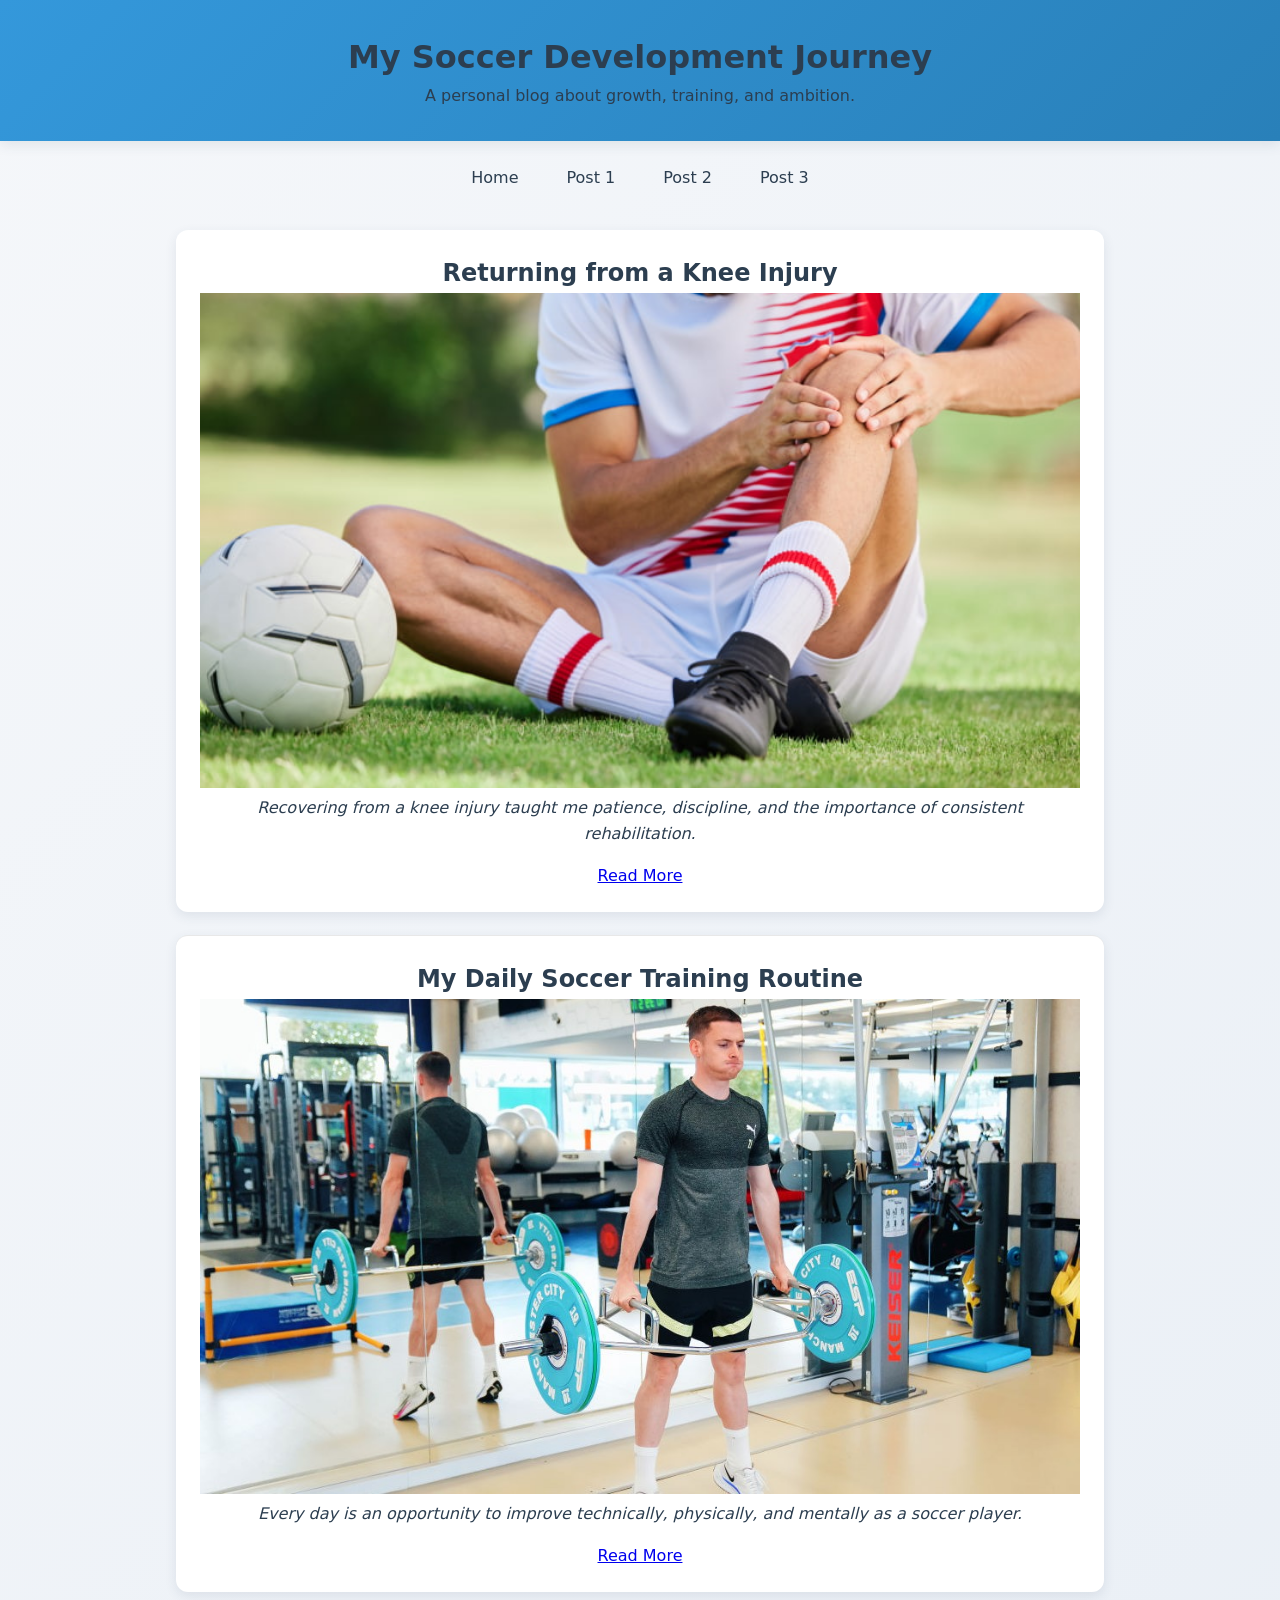
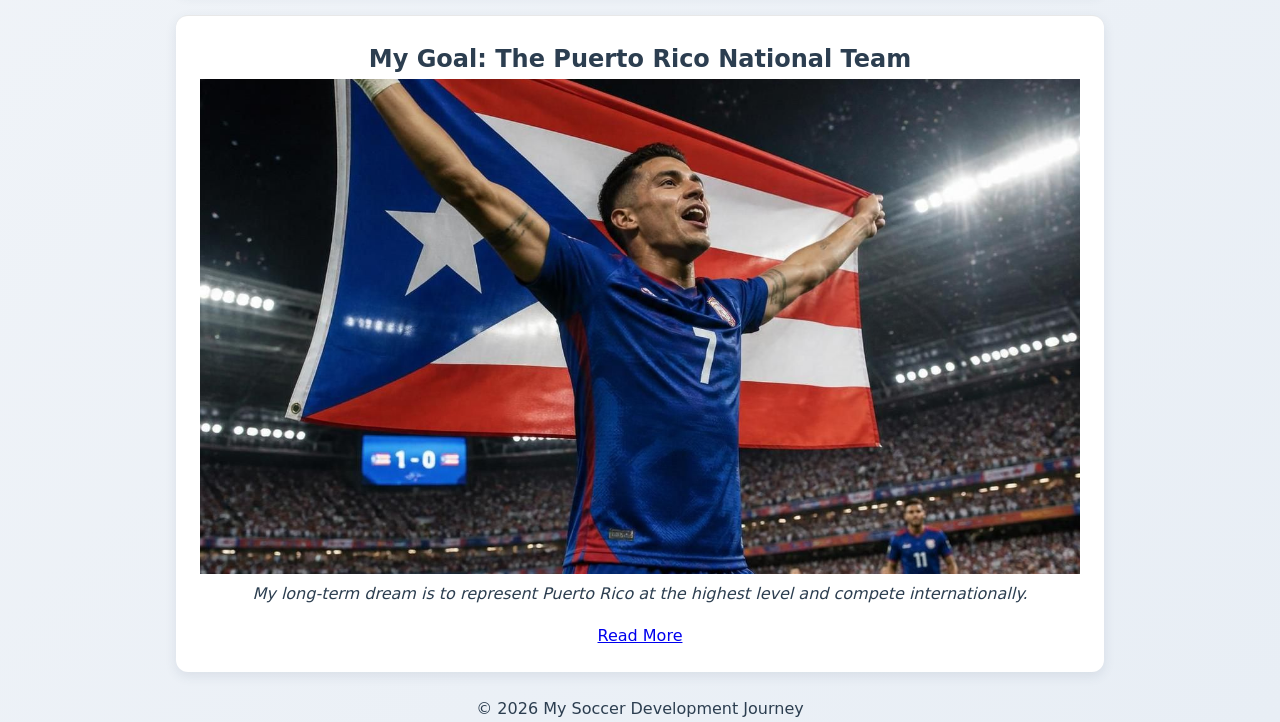
<file: index.html>
<!doctype html>
<html lang="en">
  <head>
    <meta charset="UTF-8" />
    <meta name="viewport" content="width=device-width, initial-scale=1.0" />
    <title>My Soccer Development Journey</title>
    <link rel="stylesheet" href="style.css" />
  </head>

  <body>
    <header>
      <h1>My Soccer Development Journey</h1>
      <p>A personal blog about growth, training, and ambition.</p>
    </header>

    <nav>
      <a href="index.html">Home</a>
      <a href="post1.html">Post 1</a>
      <a href="post2.html">Post 2</a>
      <a href="post3.html">Post 3</a>
    </nav>

    <div class="container">
      <div class="card">
        <h2>Returning from a Knee Injury</h2>
        <img src="injury.jpg" alt="Knee Injury Recovery" />
        <p>
          Recovering from a knee injury taught me patience, discipline, and the
          importance of consistent rehabilitation.
        </p>
        <a class="read-more" href="post1.html">Read More</a>
      </div>

      <div class="card">
        <h2>My Daily Soccer Training Routine</h2>
        <img src="training.jpg" alt="Soccer Training" />
        <p>
          Every day is an opportunity to improve technically, physically, and
          mentally as a soccer player.
        </p>
        <a class="read-more" href="post2.html">Read More</a>
      </div>

      <div class="card">
        <h2>My Goal: The Puerto Rico National Team</h2>
        <img src="goal.jpg" alt="Soccer Goal" />
        <p>
          My long-term dream is to represent Puerto Rico at the highest level
          and compete internationally.
        </p>
        <a class="read-more" href="post3.html">Read More</a>
      </div>
    </div>

    <footer>
      <p>© 2026 My Soccer Development Journey</p>
    </footer>
  </body>
</html>
</file>
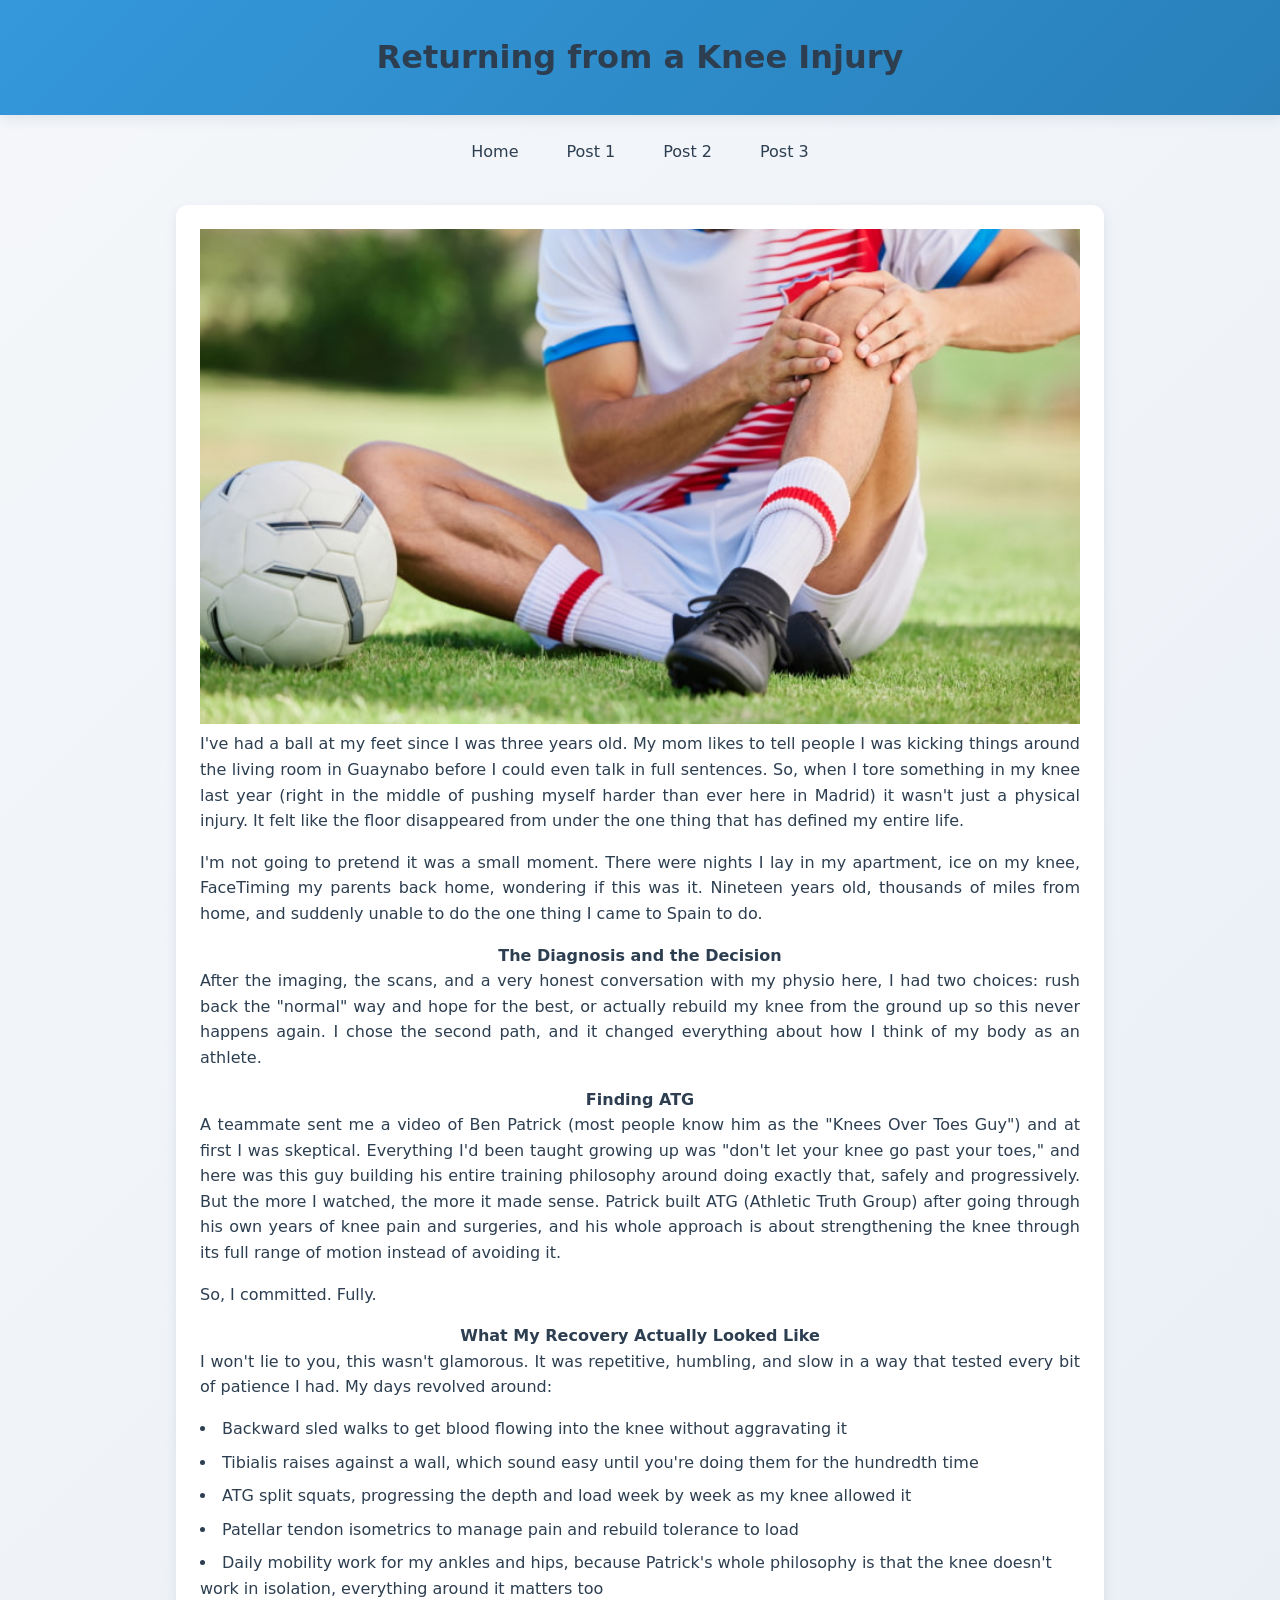
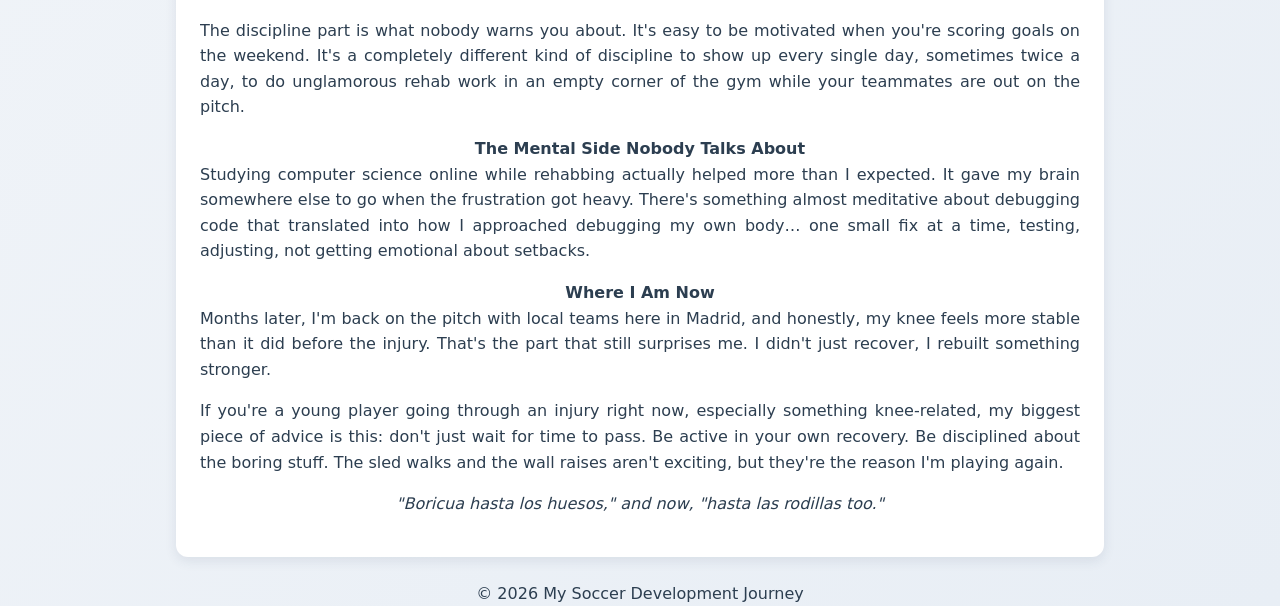
<file: post1.html>
<!doctype html>
<html lang="en">
  <head>
    <meta charset="UTF-8" />
    <meta name="viewport" content="width=device-width, initial-scale=1.0" />
    <title>Returning from a Knee Injury</title>
    <link rel="stylesheet" href="style.css" />
  </head>

  <body>
    <header>
      <h1>Returning from a Knee Injury</h1>
    </header>

    <nav>
      <a href="index.html">Home</a>
      <a href="post1.html">Post 1</a>
      <a href="post2.html">Post 2</a>
      <a href="post3.html">Post 3</a>
    </nav>

    <div class="container">
      <div class="card">
        <img src="injury.jpg" alt="Recovery" />

        <p>
          I've had a ball at my feet since I was three years old. My mom likes
          to tell people I was kicking things around the living room in Guaynabo
          before I could even talk in full sentences. So, when I tore something
          in my knee last year (right in the middle of pushing myself harder
          than ever here in Madrid) it wasn't just a physical injury. It felt
          like the floor disappeared from under the one thing that has defined
          my entire life.
        </p>
        <p>
          I'm not going to pretend it was a small moment. There were nights I
          lay in my apartment, ice on my knee, FaceTiming my parents back home,
          wondering if this was it. Nineteen years old, thousands of miles from
          home, and suddenly unable to do the one thing I came to Spain to do.
        </p>

        <h4>The Diagnosis and the Decision</h4>
        <p>
          After the imaging, the scans, and a very honest conversation with my
          physio here, I had two choices: rush back the "normal" way and hope
          for the best, or actually rebuild my knee from the ground up so this
          never happens again. I chose the second path, and it changed
          everything about how I think of my body as an athlete.
        </p>
        <h4>Finding ATG</h4>
        <p>
          A teammate sent me a video of Ben Patrick (most people know him as the
          "Knees Over Toes Guy") and at first I was skeptical. Everything I'd
          been taught growing up was "don't let your knee go past your toes,"
          and here was this guy building his entire training philosophy around
          doing exactly that, safely and progressively. But the more I watched,
          the more it made sense. Patrick built ATG (Athletic Truth Group) after
          going through his own years of knee pain and surgeries, and his whole
          approach is about strengthening the knee through its full range of
          motion instead of avoiding it.
        </p>
        <p>So, I committed. Fully.</p>
        <h4>What My Recovery Actually Looked Like</h4>
        <p>
          I won't lie to you, this wasn't glamorous. It was repetitive,
          humbling, and slow in a way that tested every bit of patience I had.
          My days revolved around:
        </p>

        <li>
          Backward sled walks to get blood flowing into the knee without
          aggravating it
        </li>
        <li>
          Tibialis raises against a wall, which sound easy until you're doing
          them for the hundredth time
        </li>
        <li>
          ATG split squats, progressing the depth and load week by week as my
          knee allowed it
        </li>
        <li>
          Patellar tendon isometrics to manage pain and rebuild tolerance to
          load
        </li>
        <li>
          Daily mobility work for my ankles and hips, because Patrick's whole
          philosophy is that the knee doesn't work in isolation, everything
          around it matters too
        </li>
        <p>
          The discipline part is what nobody warns you about. It's easy to be
          motivated when you're scoring goals on the weekend. It's a completely
          different kind of discipline to show up every single day, sometimes
          twice a day, to do unglamorous rehab work in an empty corner of the
          gym while your teammates are out on the pitch.
        </p>
        <h4>The Mental Side Nobody Talks About</h4>
        <p>
          Studying computer science online while rehabbing actually helped more
          than I expected. It gave my brain somewhere else to go when the
          frustration got heavy. There's something almost meditative about
          debugging code that translated into how I approached debugging my own
          body… one small fix at a time, testing, adjusting, not getting
          emotional about setbacks.
        </p>
        <h4>Where I Am Now</h4>
        <p>
          Months later, I'm back on the pitch with local teams here in Madrid,
          and honestly, my knee feels more stable than it did before the injury.
          That's the part that still surprises me. I didn't just recover, I
          rebuilt something stronger.
        </p>
        <p>
          If you're a young player going through an injury right now, especially
          something knee-related, my biggest piece of advice is this: don't just
          wait for time to pass. Be active in your own recovery. Be disciplined
          about the boring stuff. The sled walks and the wall raises aren't
          exciting, but they're the reason I'm playing again.
        </p>
        <p>"Boricua hasta los huesos," and now, "hasta las rodillas too."</p>
      </div>
    </div>
    <footer>
      <p>© 2026 My Soccer Development Journey</p>
    </footer>
  </body>
</html>
</file>
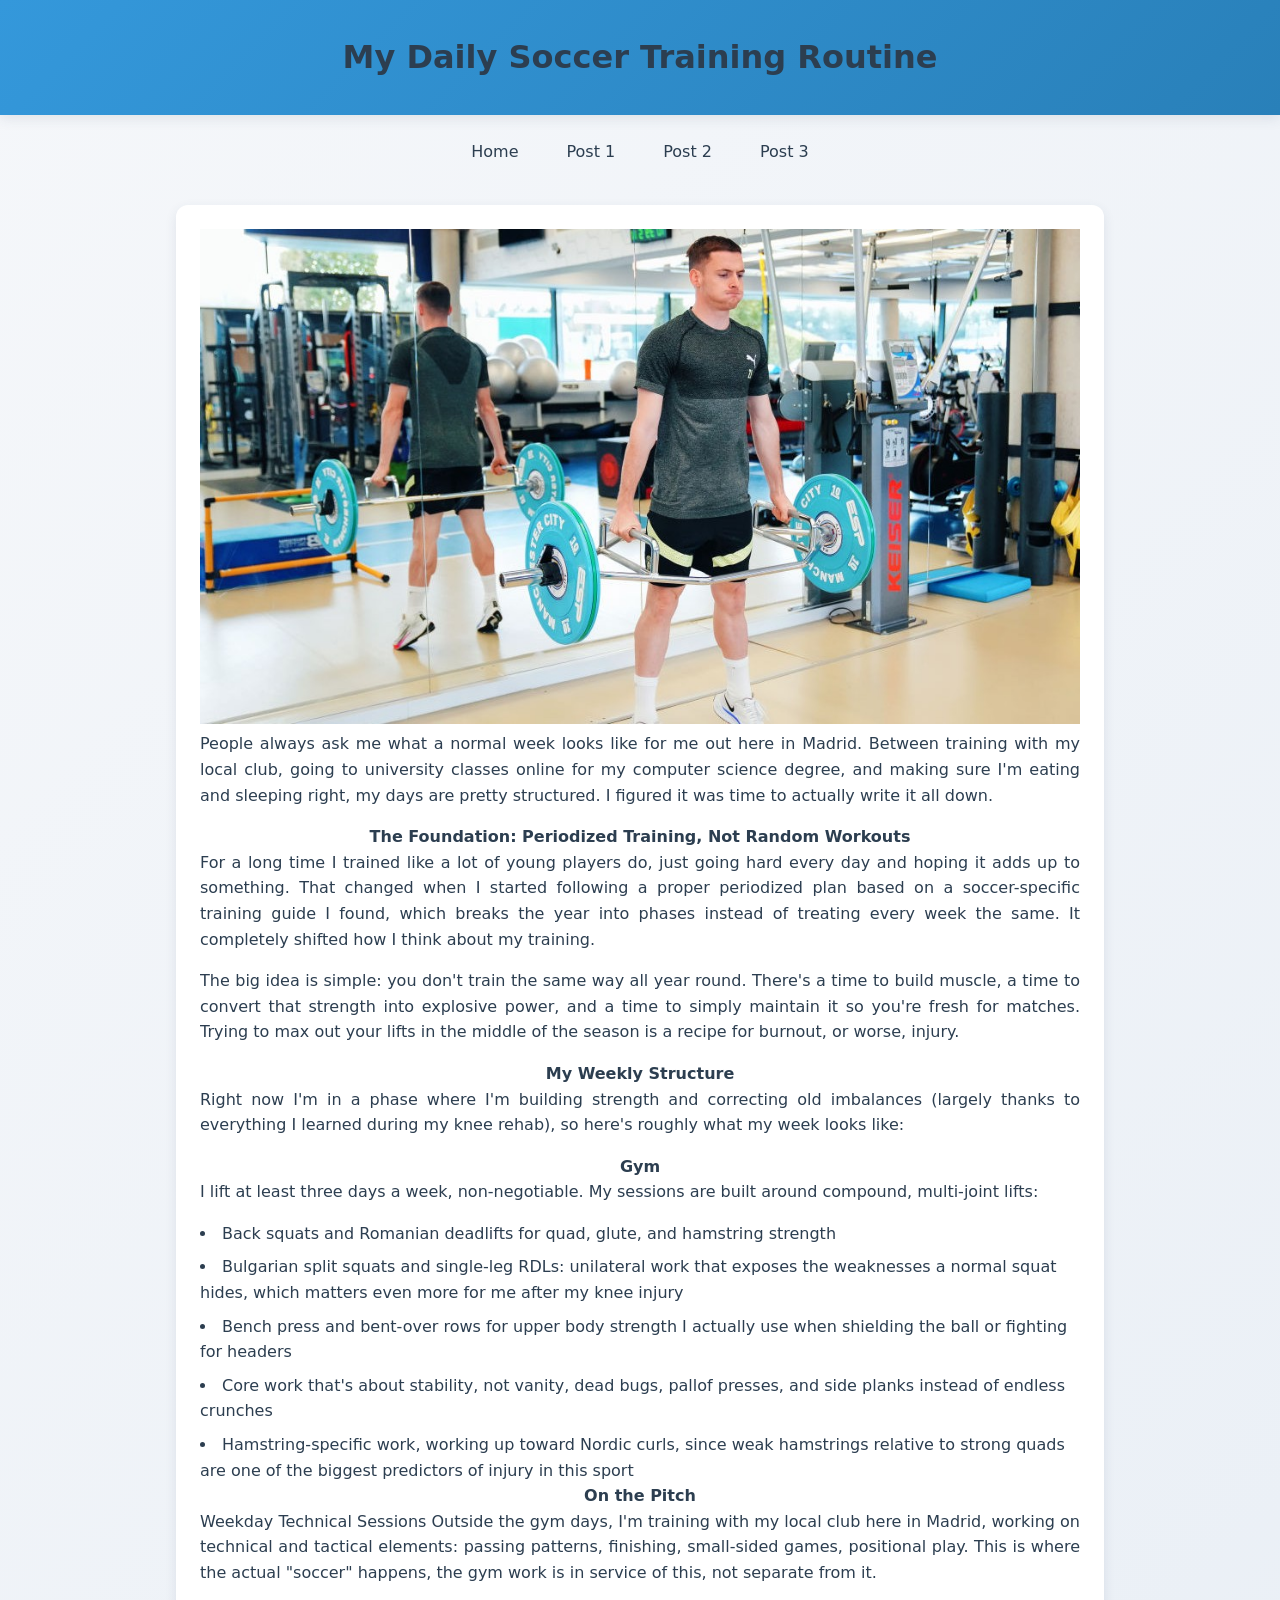
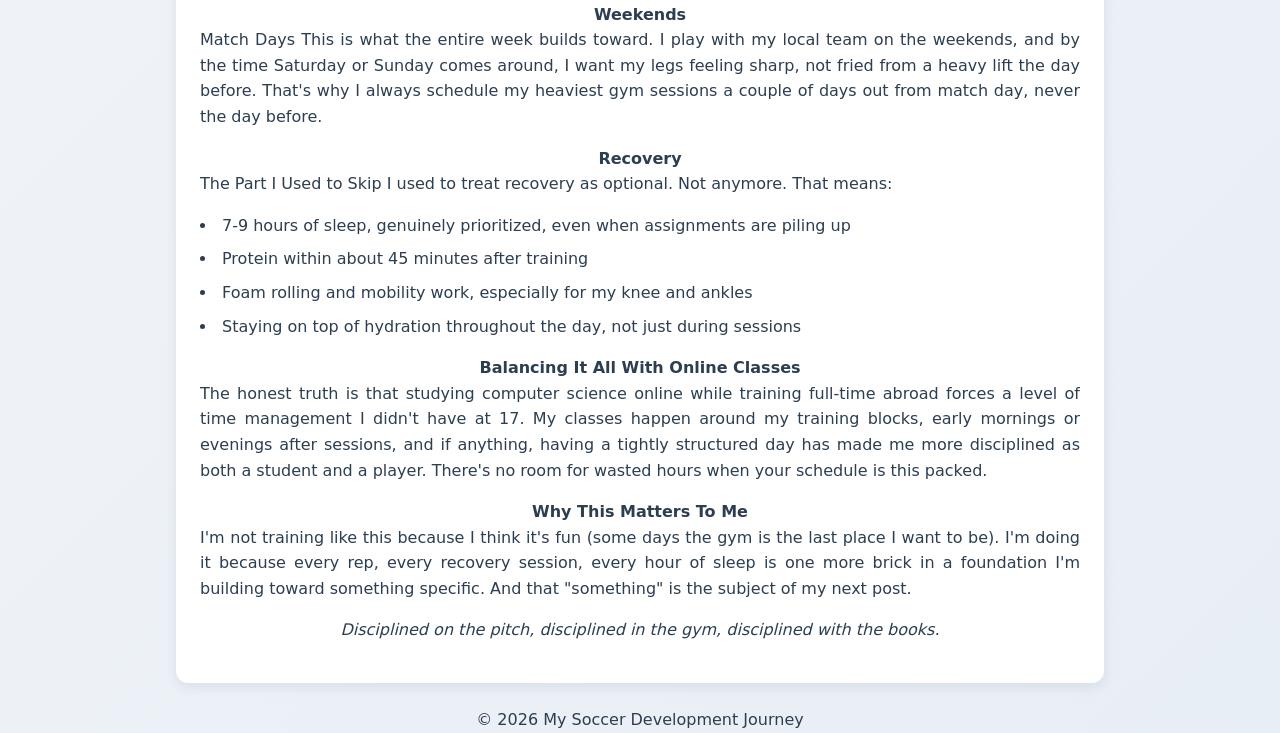
<file: post2.html>
<!doctype html>
<html lang="en">
  <head>
    <meta charset="UTF-8" />
    <meta name="viewport" content="width=device-width, initial-scale=1.0" />
    <title>My Daily Soccer Training Routine</title>
    <link rel="stylesheet" href="style.css" />
  </head>

  <body>
    <header>
      <h1>My Daily Soccer Training Routine</h1>
    </header>

    <nav>
      <a href="index.html">Home</a>
      <a href="post1.html">Post 1</a>
      <a href="post2.html">Post 2</a>
      <a href="post3.html">Post 3</a>
    </nav>

    <div class="container">
      <div class="card">
        <img src="training.jpg" alt="Training" />

        <p>
          People always ask me what a normal week looks like for me out here in
          Madrid. Between training with my local club, going to university
          classes online for my computer science degree, and making sure I'm
          eating and sleeping right, my days are pretty structured. I figured it
          was time to actually write it all down.
        </p>
        <h4>The Foundation: Periodized Training, Not Random Workouts</h4>
        <p>
          For a long time I trained like a lot of young players do, just going
          hard every day and hoping it adds up to something. That changed when I
          started following a proper periodized plan based on a soccer-specific
          training guide I found, which breaks the year into phases instead of
          treating every week the same. It completely shifted how I think about
          my training.
        </p>

        <p>
          The big idea is simple: you don't train the same way all year round.
          There's a time to build muscle, a time to convert that strength into
          explosive power, and a time to simply maintain it so you're fresh for
          matches. Trying to max out your lifts in the middle of the season is a
          recipe for burnout, or worse, injury.
        </p>
        <h4>My Weekly Structure</h4>
        <p>
          Right now I'm in a phase where I'm building strength and correcting
          old imbalances (largely thanks to everything I learned during my knee
          rehab), so here's roughly what my week looks like:
        </p>
        <h4>Gym</h4>
        <p>
          I lift at least three days a week, non-negotiable. My
          sessions are built around compound, multi-joint lifts:
        </p>
          <li>
            Back squats and Romanian deadlifts for quad, glute, and hamstring
            strength
          </li>
          <li>
            Bulgarian split squats and single-leg RDLs: unilateral work that
            exposes the weaknesses a normal squat hides, which matters even more
            for me after my knee injury
          </li>
          <li>
            Bench press and bent-over rows for upper body strength I actually
            use when shielding the ball or fighting for headers
          </li>
          <li>
            Core work that's about stability, not vanity, dead bugs, pallof
            presses, and side planks instead of endless crunches
          </li>
          <li>
            Hamstring-specific work, working up toward Nordic curls, since weak
            hamstrings relative to strong quads are one of the biggest
            predictors of injury in this sport
          </li>
          <h4>On the Pitch</h4>
          <p>
            Weekday Technical Sessions Outside the gym days, I'm training with
            my local club here in Madrid, working on technical and tactical
            elements: passing patterns, finishing, small-sided games, positional
            play. This is where the actual "soccer" happens, the gym work is in
            service of this, not separate from it.
          </p>
          <h4>Weekends</h4>
          <p>
            Match Days This is what the entire week builds toward. I play with
            my local team on the weekends, and by the time Saturday or Sunday
            comes around, I want my legs feeling sharp, not fried from a heavy
            lift the day before. That's why I always schedule my heaviest gym
            sessions a couple of days out from match day, never the day before.
          </p>
          <h4>Recovery</h4>
          <p>
            The Part I Used to Skip I used to treat recovery as optional. Not
            anymore. That means:
          </p>
            <li>
              7-9 hours of sleep, genuinely prioritized, even when assignments
              are piling up
            </li>
            <li>Protein within about 45 minutes after training</li>
            <li>
              Foam rolling and mobility work, especially for my knee and ankles
            </li>
            <li>
              Staying on top of hydration throughout the day, not just during
              sessions
            </li>
          </ul>
          <h4>Balancing It All With Online Classes</h4>
          <p>
            The honest truth is that studying computer science online while
            training full-time abroad forces a level of time management I didn't
            have at 17. My classes happen around my training blocks, early
            mornings or evenings after sessions, and if anything, having a
            tightly structured day has made me more disciplined as both a
            student and a player. There's no room for wasted hours when your
            schedule is this packed.
          </p>
          <h4>Why This Matters To Me</h4>
          <p>
            I'm not training like this because I think it's fun (some days the
            gym is the last place I want to be). I'm doing it because every rep,
            every recovery session, every hour of sleep is one more brick in a
            foundation I'm building toward something specific. And that
            "something" is the subject of my next post.
          </p>
          <p>
            Disciplined on the pitch, disciplined in the gym, disciplined with
            the books.
          </p>
        </ul>
      </div>
    </div>

    <footer>
      <p>© 2026 My Soccer Development Journey</p>
    </footer>
  </body>
</html>
</file>
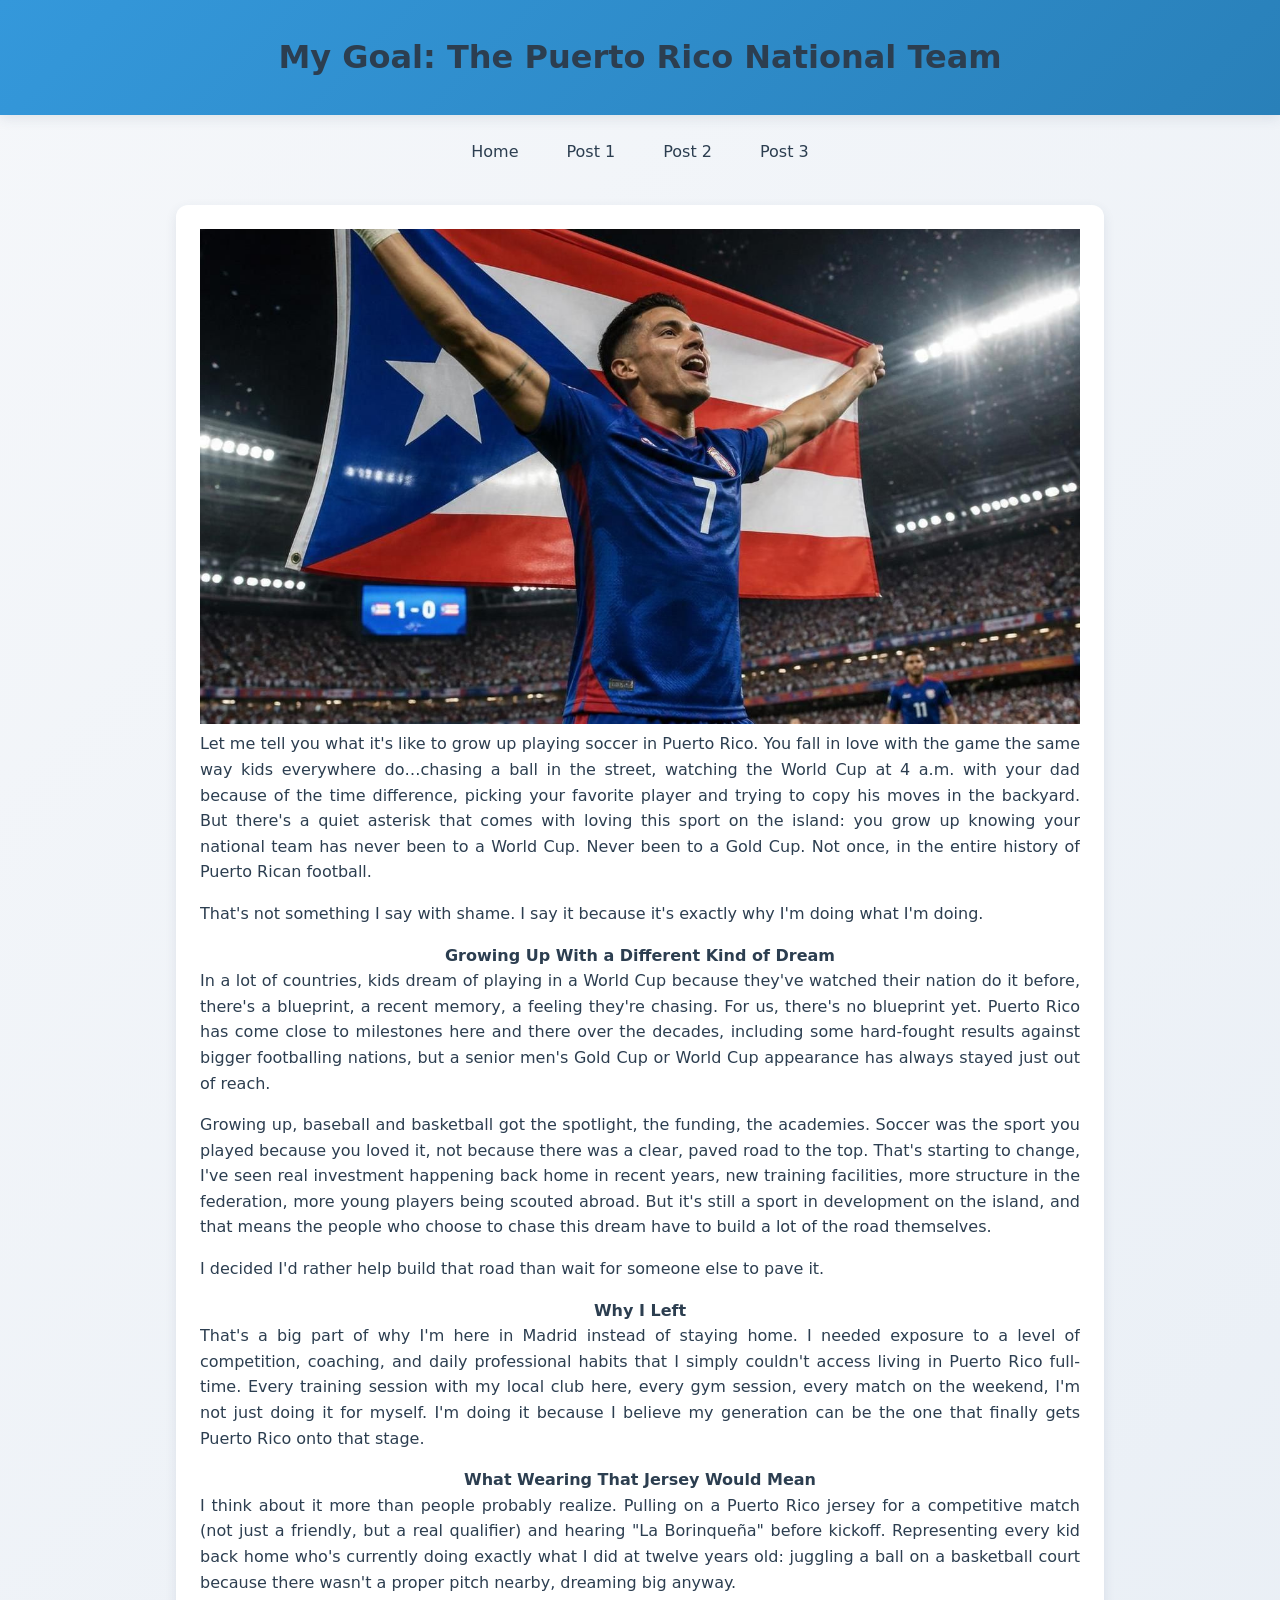
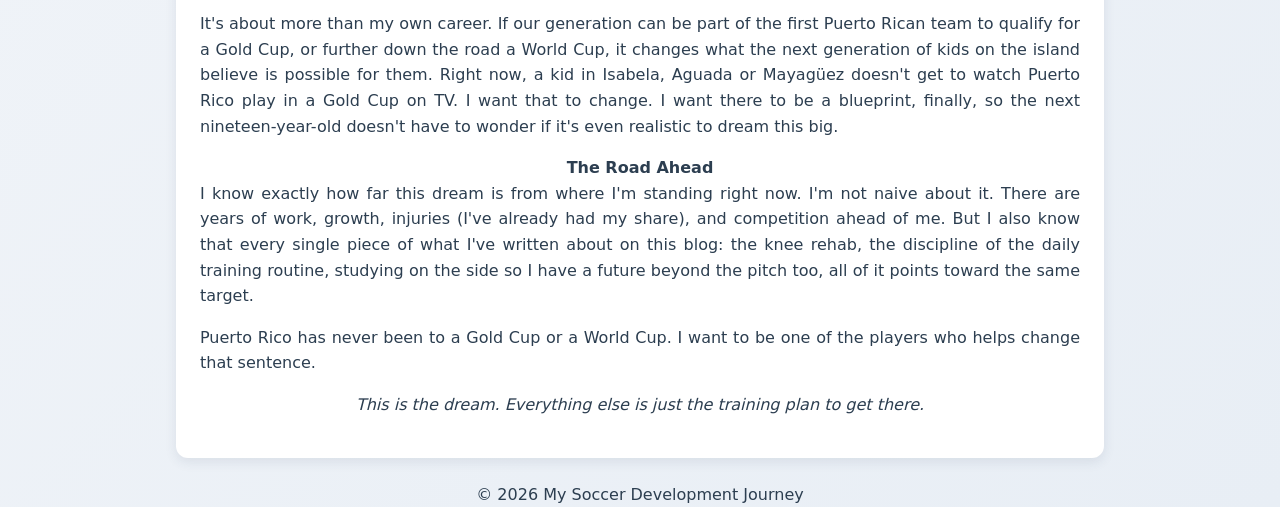
<file: post3.html>
<!doctype html>
<html lang="en">
  <head>
    <meta charset="UTF-8" />
    <meta name="viewport" content="width=device-width, initial-scale=1.0" />
    <title>My Goal: The Puerto Rico National Team</title>
    <link rel="stylesheet" href="style.css" />
  </head>

  <body>
    <header>
      <h1>My Goal: The Puerto Rico National Team</h1>
    </header>

    <nav>
      <a href="index.html">Home</a>
      <a href="post1.html">Post 1</a>
      <a href="post2.html">Post 2</a>
      <a href="post3.html">Post 3</a>
    </nav>

    <div class="container">
      <div class="card">
        <img src="goal.jpg" alt="Goal" />

        <p>
          Let me tell you what it's like to grow up playing soccer in Puerto
          Rico. You fall in love with the game the same way kids everywhere
          do…chasing a ball in the street, watching the World Cup at 4 a.m. with
          your dad because of the time difference, picking your favorite player
          and trying to copy his moves in the backyard. But there's a quiet
          asterisk that comes with loving this sport on the island: you grow up
          knowing your national team has never been to a World Cup. Never been
          to a Gold Cup. Not once, in the entire history of Puerto Rican
          football.
        </p>
        <p>
          That's not something I say with shame. I say it because it's exactly
          why I'm doing what I'm doing.
        </p>
        <h4>Growing Up With a Different Kind of Dream</h4>
        <p>
          In a lot of countries, kids dream of playing in a World Cup because
          they've watched their nation do it before, there's a blueprint, a
          recent memory, a feeling they're chasing. For us, there's no blueprint
          yet. Puerto Rico has come close to milestones here and there over the
          decades, including some hard-fought results against bigger footballing
          nations, but a senior men's Gold Cup or World Cup appearance has
          always stayed just out of reach.
        </p>
        <p>
          Growing up, baseball and basketball got the spotlight, the funding,
          the academies. Soccer was the sport you played because you loved it,
          not because there was a clear, paved road to the top. That's starting
          to change, I've seen real investment happening back home in recent
          years, new training facilities, more structure in the federation, more
          young players being scouted abroad. But it's still a sport in
          development on the island, and that means the people who choose to
          chase this dream have to build a lot of the road themselves.
        </p>
        <p>
          I decided I'd rather help build that road than wait for someone else
          to pave it.
        </p>
        <h4>Why I Left</h4>
        <p>
          That's a big part of why I'm here in Madrid instead of staying home. I
          needed exposure to a level of competition, coaching, and daily
          professional habits that I simply couldn't access living in Puerto
          Rico full-time. Every training session with my local club here, every
          gym session, every match on the weekend, I'm not just doing it for
          myself. I'm doing it because I believe my generation can be the one
          that finally gets Puerto Rico onto that stage.
        </p>
        <h4>What Wearing That Jersey Would Mean</h4>
        <p>
          I think about it more than people probably realize. Pulling on a
          Puerto Rico jersey for a competitive match (not just a friendly, but a
          real qualifier) and hearing "La Borinqueña" before kickoff.
          Representing every kid back home who's currently doing exactly what I
          did at twelve years old: juggling a ball on a basketball court because
          there wasn't a proper pitch nearby, dreaming big anyway.
        </p>
        <p>
          It's about more than my own career. If our generation can be part of
          the first Puerto Rican team to qualify for a Gold Cup, or further down
          the road a World Cup, it changes what the next generation of kids on
          the island believe is possible for them. Right now, a kid in Isabela,
          Aguada or Mayagüez doesn't get to watch Puerto Rico play in a Gold Cup
          on TV. I want that to change. I want there to be a blueprint, finally,
          so the next nineteen-year-old doesn't have to wonder if it's even
          realistic to dream this big.
        </p>
        <h4>The Road Ahead</h4>
        <p>
          I know exactly how far this dream is from where I'm standing right
          now. I'm not naive about it. There are years of work, growth, injuries
          (I've already had my share), and competition ahead of me. But I also
          know that every single piece of what I've written about on this blog:
          the knee rehab, the discipline of the daily training routine, studying
          on the side so I have a future beyond the pitch too, all of it points
          toward the same target.
        </p>
        <p>
          Puerto Rico has never been to a Gold Cup or a World Cup. I want to be
          one of the players who helps change that sentence.
        </p>
        <p>
          This is the dream. Everything else is just the training plan to get
          there.
        </p>
      </div>
    </div>

    <footer>
      <p>© 2026 My Soccer Development Journey</p>
    </footer>
  </body>
</html>
</file>
<file: style.css>
/* Global styles */
* {
  box-sizing: border-box;
  margin: 0;
  padding: 0;
}

:root {
  --bg-color: linear-gradient(135deg, #f5f7fa, #e8eef5);
  --text-color: #2c3e50;
  --accent-color: #3498db;
  --card-bg: #ffffff;
  --header-bg: linear-gradient(135deg, #3498db, #2980b9);
  --footer-bg: #ecf0f1;
  --shadow-soft: 0 4px 12px rgba(52, 73, 94, 0.1);
}

body.dark {
  --bg-color: linear-gradient(135deg, #1a1f2e, #2c3e50);
  --text-color: #ecf0f1;
  --accent-color: #3498db;
  --card-bg: #34495e;
  --header-bg: linear-gradient(135deg, #2c3e50, #1a252f);
  --footer-bg: #2c3e50;
  --shadow-soft: 0 4px 12px rgba(0, 0, 0, 0.3);
}

body {
  font-family: system-ui, -apple-system, BlinkMacSystemFont, "Segoe UI", sans-serif;
  background: var(--bg-color);
  color: var(--text-color);
  line-height: 1.6;
  text-align: center;
}

header {
  background: var(--header-bg);
  padding: 2rem 1rem;
  box-shadow: var(--shadow-soft);
}

nav {
  display: flex;
  justify-content: center;
  flex-wrap: wrap;
  gap: 1rem;
  margin: 1rem 0 2rem;
}

nav a {
  color: var(--text-color);
  text-decoration: none;
  padding: 0.5rem 1rem;
  border-radius: 999px;
  transition: background 0.2s ease;
}

nav a:hover {
  background: rgba(75, 108, 255, 0.1);
}

/* Layout */
.content,
.container {
  max-width: 960px;
  margin: 0 auto;
  padding: 0 1rem;
}

.container .card {
  background: var(--card-bg);
  border-radius: 12px;
  box-shadow: var(--shadow-soft);
  padding: 1.5rem;
  margin-bottom: 1.5rem;
  transition: transform 0.2s ease;
  text-align: center;
}

.container .card:hover {
  transform: translateY(-2px);
}

.container .card+.card {
  border-top: 1px solid rgba(34, 34, 34, 0.1);
  margin-top: -1px;
}

/* Hero section */
.hero {
  text-align: center;
  margin-bottom: 2rem;
}

.hero h1 {
  font-size: 2.2rem;
  margin-bottom: 0.5rem;
}

.hero p {
  color: #555;
}

/* Posts */
.posts-section {
  margin-bottom: 2.5rem;
}

.posts-section h2 {
  font-size: 1.8rem;
  margin-bottom: 1rem;
}

.card p {
  margin-bottom: 1rem;
  overflow: hidden;
  display: flex;
  flex-direction: column;
  text-align: left;
  text-align: justify;
}

.card li {
  margin-top: 0.5rem;
  text-align: left;

}

.card img {
  width: 100%;
  aspect-ratio: 16 / 9;
  display: inline-block;
  object-fit: cover;
}

.card li:last-of-type {
  margin-bottom: 1rem;
}

.card p:last-of-type {
  text-align: center;
  font-style: italic;
}

.post h3 {
  margin-bottom: 0.4rem;
}

.post-meta {
  font-size: 0.85rem;
  color: #777;
  margin-bottom: 0.6rem;
}

/* About section */
.about-section {
  background: var(--card-bg);
  border-radius: 12px;
  box-shadow: var(--shadow-soft);
  padding: 1.5rem;
}

.about-section h2 {
  font-size: 1.6rem;
  margin-bottom: 0.75rem;
}

/* Footer */
.site-footer {
  text-align: center;
  padding: 1rem;
  background: var(--footer-bg);
  box-shadow: var(--shadow-soft);
}

/* Responsive */
@media (min-width: 768px) {
  .hero h1 {
    font-size: 2.6rem;
  }

  .post {
    flex-direction: row;
  }

  .post img {
    width: 40%;
    object-fit: cover;
  }

  .post-content {
    width: 60%;
  }
}
</file>
